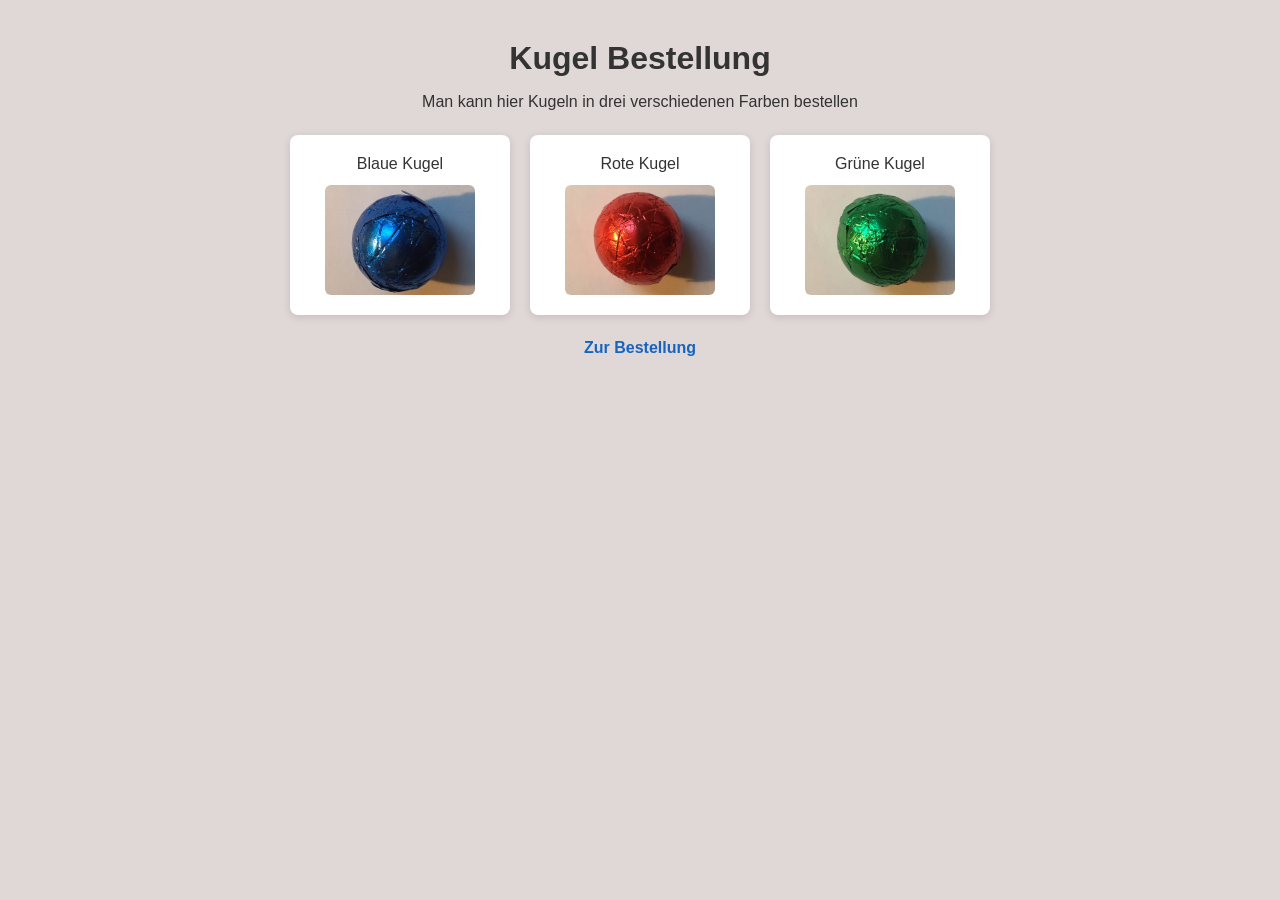
<file: Website/index.html>
<!DOCTYPE html>
<html lang="de">
<head>
<link rel="stylesheet" href="style.css">
<meta name="viewport" content="width=device-width, initial-scale=1">
<meta charset="UTF-8">
<title>Kugel Bestellung</title>
</head>
<body>
<h1>Kugel Bestellung</h1>
<p>Man kann hier Kugeln in drei verschiedenen Farben bestellen</p>
<ul>
<li>Blaue Kugel <img src="assets/BonbonBlau-300x220.jpg" alt="Blaue Kugel" width="150" height="110"> </li>
<li>Rote Kugel <img src="assets/BonBonRot-300x220.jpg" alt="Rote Kugel" width="150" height="110"></li>
<li>Grüne Kugel <img src="assets/BonBonGruen-300x220.jpg" alt="Grüne Kugel" width="150" height="110"></li>
</ul>
<p><a href="bestellung.html">Zur Bestellung</a></p>
</body>
</html>
</file>
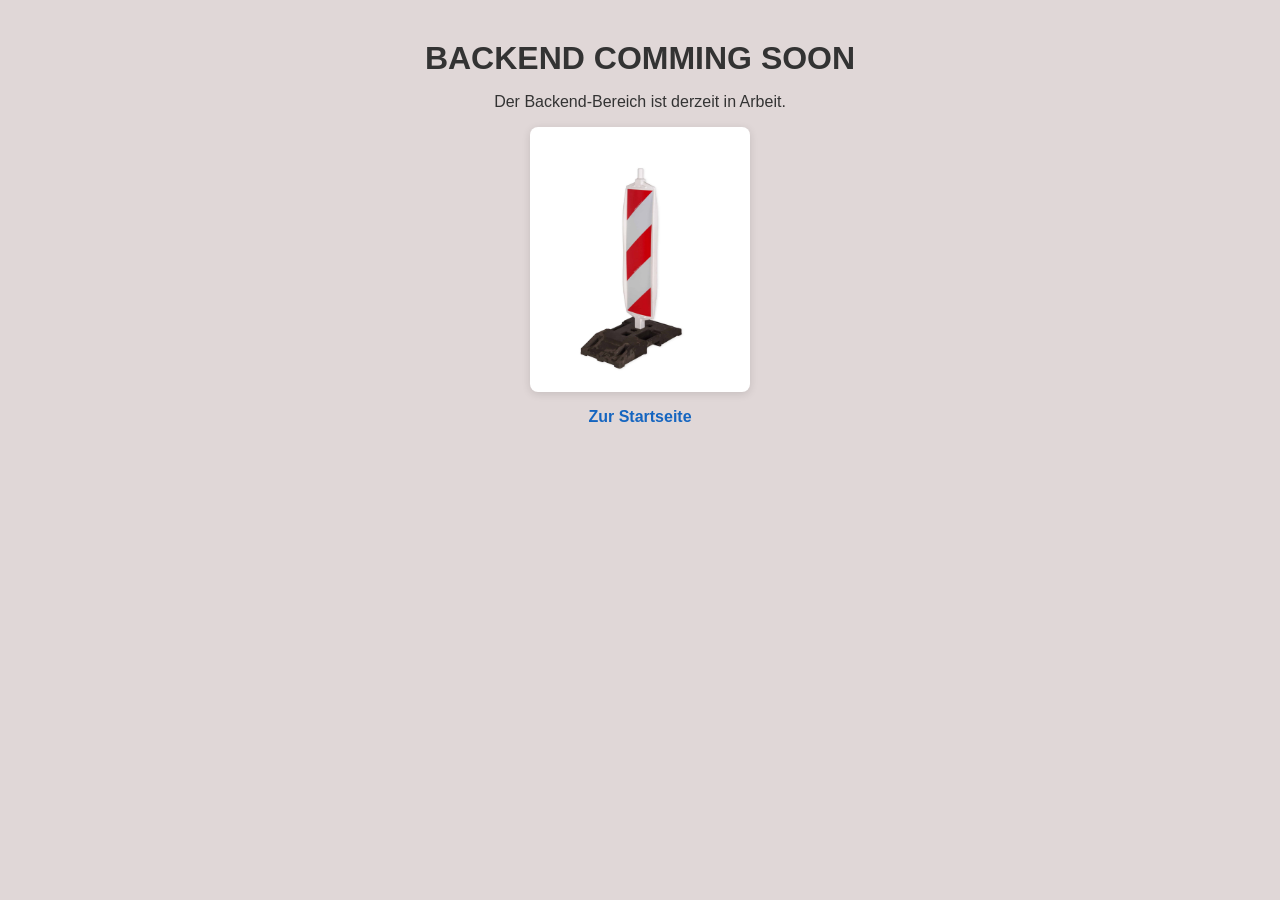
<file: Website/backend.html>
<!DOCTYPE html>
<html lang="de">
<head>
<link rel="stylesheet" href="style.css">
<meta name="viewport" content="width=device-width, initial-scale=1">
<meta charset="UTF-8">
<title>BACKEND COMMING SOON</title>
</head>
<body>
<h1>BACKEND COMMING SOON</h1>
<p>Der Backend-Bereich ist derzeit in Arbeit.</p>
</body>
</html>

<li> <img src="assets/bau-1707x2560.jpg" alt="Baustelle" width="150" height="160"></li>

</ul>
<p><a href="index.html">Zur Startseite</a></p>
</body>
</html>
</file>
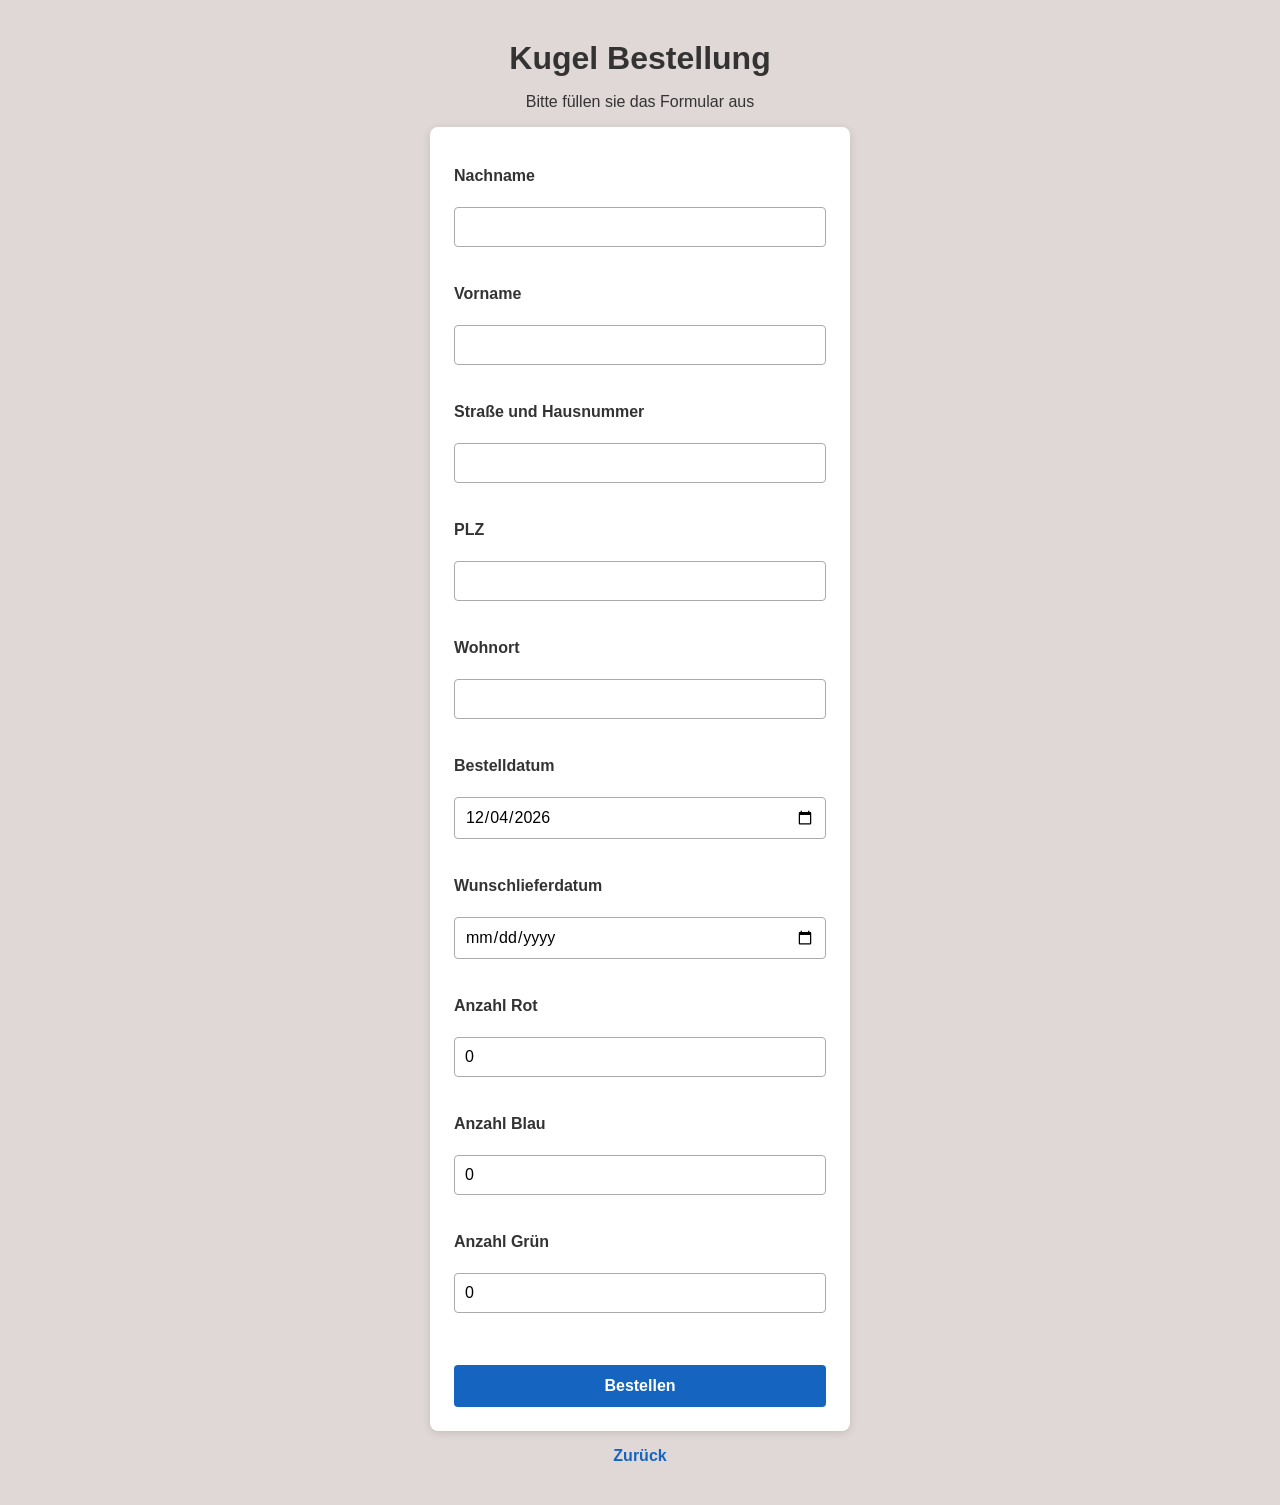
<file: Website/bestellung.html>
<!DOCTYPE html>
<html lang="de">
<head>
<link rel="stylesheet" href="style.css">
<meta name="viewport" content="width=device-width, initial-scale=1">
<meta charset="UTF-8">
<title>Bestellung Kugeln</title>
</head>
<body>
<h1>Kugel Bestellung</h1>
<p>Bitte füllen sie das Formular aus</p>
<form action="backend.html" method="get"> <!--</form><form action="/anmeldung" method="post">--> 
<label for="nachname">Nachname</label>
<br><input type="text" id="nachname" name="nachname" required>

<br><label for="vorname">Vorname</label>
<br><input type="text" id="vorname" name="vorname" required>

<br><label for="adresse">Straße und Hausnummer</label>
<br><input type="text" id="adresse" name="adresse" required>

<br><label for="plz">PLZ</label>
<br><input type="text" id="plz" name="plz" required pattern="[0-9]{5}" maxlength="5" inputmode="numeric" title="Bitte 5 Ziffern eingeben">

<br><label for="wohnort">Wohnort</label>
<br><input type="text" id="wohnort" name="wohnort" required>

<br><label for="bestelldatum">Bestelldatum</label>
<br><input type="date" id="bestelldatum" name="bestelldatum">

<br><label for="wunschlieferdatum">Wunschlieferdatum</label>
<br><input type="date" id="wunschlieferdatum" name="wunschlieferdatum">

<br><label for="anzahl_rot">Anzahl Rot</label>
<br><input type="number" id="anzahl_rot" name="anzahl_rot" min="0" max="5" value="0">

<br><label for="anzahl_blau">Anzahl Blau</label>
<br><input type="number" id="anzahl_blau" name="anzahl_blau" min="0" max="5" value="0">

<br><label for="anzahl_gruen">Anzahl Grün</label>
<br><input type="number" id="anzahl_gruen" name="anzahl_gruen" min="0" max="5" value="0"></br>

<br><button type="submit">Bestellen</button>
</form>
<p><a href="index.html">Zurück</a></p>
<script src="script.js"></script>                                   <!-- loads js file -->
</body>
</html>
</file>
<file: Website/style.css>
* {
    box-sizing: border-box;
}

body {
    min-height: 100vh;
    margin: 0;
    padding: 40px 20px;
    display: flex;
    flex-direction: column;
    align-items: center;
    gap: 16px;
    font-family: Arial, sans-serif;
    color: #333333;
    background-color: #e0d7d7;
}

h1 {
    margin: 0;
}

p {
    margin: 0;
}

ul {
    width: min(900px, 100%);
    margin: 8px 0;
    padding: 0;
    display: flex;
    flex-wrap: wrap;
    justify-content: center;
    gap: 20px;
    list-style: none;
}

li {
    min-width: 220px;
    padding: 20px;
    display: flex;
    flex-direction: column;
    align-items: center;
    gap: 12px;
    background: #ffffff;
    border-radius: 8px;
    box-shadow: 0 2px 8px rgba(0, 0, 0, 0.12);
}

img {
    max-width: 100%;
    height: auto;
    border-radius: 6px;
}

a {
    color: #1565c0;
    font-weight: bold;
    text-decoration: none;
}

a:hover {
    text-decoration: underline;
}

form {
    width: min(420px, 100%);
    padding: 24px;
    display: flex;
    flex-direction: column;
    align-items: stretch;
    gap: 2px;
    background: #ffffff;
    border-radius: 8px;
    box-shadow: 0 2px 8px rgba(0, 0, 0, 0.12);
    font-size: 1rem;
}

label {
    margin-top: 16px;
    font-weight: bold;
}


input {
    width: 100%;
    margin-bottom: 0px;
    padding: 10px;
    border: 1px solid #aaa;
    border-radius: 4px;
    font: inherit;
}

input:focus {
    outline: 3px solid #677a70;
}

button {
    margin-top: 12px;
    padding: 12px;
    border: 0;
    border-radius: 4px;
    background: #1565c0;
    color: #ffffff;
    font: inherit;
    font-weight: bold;
    cursor: pointer;
    transition: transform 0.2s ease, background 0.2s ease;
}

button:hover {
    background: #0d47a1;
    transform: scale(1.02); 
}

button:active {
    transform: scale(0.97);                  
}

@media (prefers-color-scheme: dark) {
    body {
        color: #ffffff;
        background-color: #333333;
    }

    li {
        background: #444444;
    }

    a {
        color: #90caf9;
    }

    form {
        background: #444444;
    }

    input {
        background: #333333;
        color: #ffffff;
        border-color: #777777;
    }

    input:focus {
        outline-color: #90caf9;
    }

    button {
        background: #52a7ec;
        color: #000000;
    }

    button:hover {
        background: #40a0f0;
    }
}

@media (max-width: 600px) {
    body {
        padding: 28px 16px;
        gap: 14px;
    }

    h1 {
        font-size: 1.65rem;
        text-align: center;
    }

    p {
        text-align: center;
        line-height: 1.4;
    }

    ul {
        gap: 12px;
    }

    li {
        width: 100%;
        min-width: 0;
        max-width: 360px;
        padding: 16px;
    }

    form {
        padding: 20px;
    }

    input[type="date"] {    /* This is only needed for Safari on iOS, which has a bug that makes the date input field too wide otherwise */
        display: block;
        width: 330rem;
        height: 44px;
        min-width: 0;
        max-width: 100%;
    }

    input,
    button {
        padding: 12px;
    }
}
</file>
